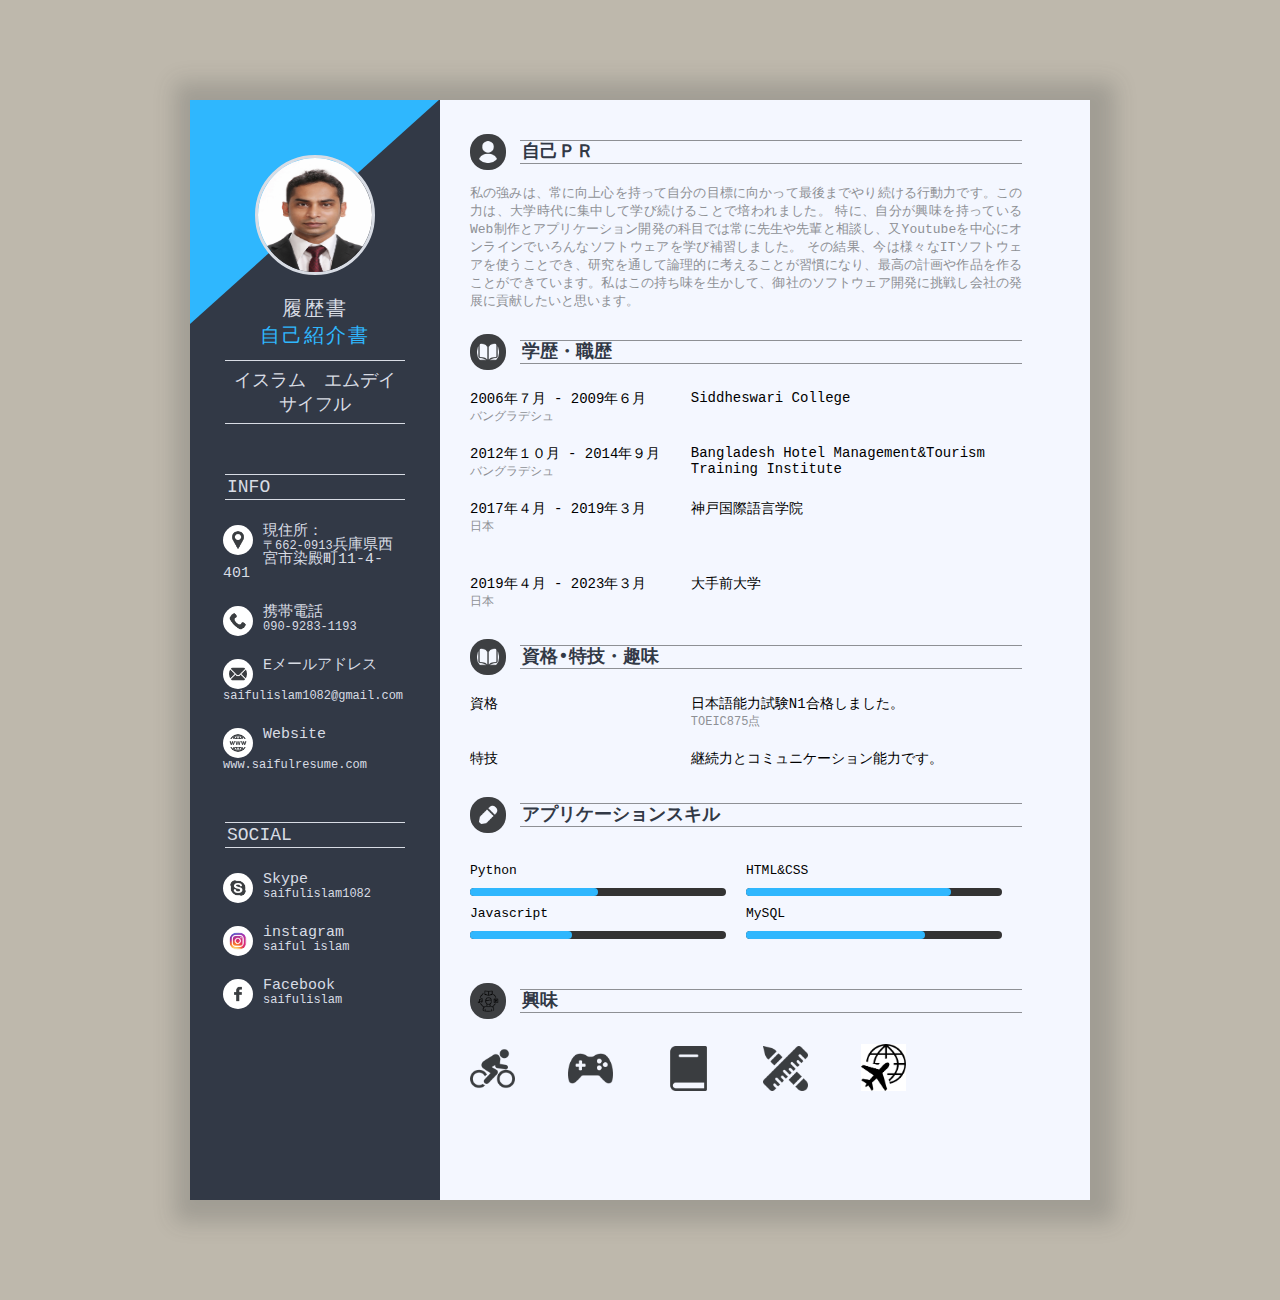
<file: resume/rirekishyo.html>
<!DOCTYPE html>
<html>
<head>
	<title></title>
	<link rel="stylesheet" type="text/css" href="css/style.css">

</head>
<body>

<div class="resume-box">
	
	<div class="left-section">
		<div class="profile">
		<img src="image/saiful.jpg" class="profile-img">
		<div class="blue-box"></div>
		</div>
		<h2 class="name">履歴書<br><span>自己紹介書</span></h2>
		<p class="n-p">イスラム　エムデイサイフル</p>


		<div class="info">
			<p class="heading">Info</p>
			<p class="p1"><span class="span1"><img src="image/location.png"></span>現住所：<span> <br>〒662-0913</span>兵庫県西宮市染殿町11-4-401</span></p>
			<p class="p1"><span class="span1"><img src="image/call.png"></span>携帯電話<span> <br>090-9283-1193</span></p>
			<p class="p1"><span class="span1"><img src="image/mail.png"></span>Eメールアドレス<span> <br>saifulislam1082@gmail.com</span></p>
			<p class="p1"><span class="span1"><img src="image/domain.png"></span>Website<span> <br>www.saifulresume.com</span></p>
		</div>

		<div class="info">
			<p class="heading">Social</p>
			<p class="p1"><span class="span1"><img src="image/skype.png"></span>Skype<span> <br>saifulislam1082</span></p>
			<p class="p1"><span class="span1"><img src="image/instagram.png"></span>instagram<span> <br>saiful islam</span></p>
			<p class="p1"><span class="span1"><img src="image/facebook.png"></span>Facebook<span> <br>saifulislam</span></p>
		</div>

	</div>

	<div class="right-section">
		<div class="right-heading">
			<img src="image/user.png">
			<p class="p2">自己ＰＲ</p>
		</div>
		<p class="p3">私の強みは、常に向上心を持って自分の目標に向かって最後までやり続ける行動力です。この力は、大学時代に集中して学び続けることで培われました。
			特に、自分が興味を持っているWeb制作とアプリケーション開発の科目では常に先生や先輩と相談し、又Youtubeを中心にオンラインでいろんなソフトウェアを学び補習しました。
			その結果、今は様々なITソフトウェアを使うことでき、研究を通して論理的に考えることが習慣になり、最高の計画や作品を作ることができています。私はこの持ち味を生かして、御社のソフトウェア開発に挑戦し会社の発展に貢献したいと思います。</p>

		<div class="clearfix"></div>
		<br><br>
		<div class="right-heading">
			<img src="image/edu.png">
			<p class="p2">学歴・職歴</p>
		</div>
		<div class="clearfix"></div>
		<div class="lr-box">
		<div class="left">
			<p class="p4">2006年７月 - 2009年６月</p>
			<p class="p5">バングラデシュ</p>
		</div>

		<div class="right">
			<p class="p4">Siddheswari College</p>
		</div>
		<div class="clearfix"></div>
		</div>

		<div class="lr-box">
		<div class="left">
			<p class="p4">2012年１０月 - 2014年９月</p>
			<p class="p5">バングラデシュ</p>
		</div>

		<div class="right">
			<p class="p4">Bangladesh Hotel Management&Tourism Training Institute</p>
			
		</div>
		<div class="clearfix"></div>
		</div>

		<div class="lr-box">
		<div class="left">
			<p class="p4">2017年４月 - 2019年３月</p>
			<p class="p5">日本</p>
		</div>

		<div class="right">
			<p class="p4">神戸国際語言学院</p>
		</div>
		<div class="clearfix"></div>
		</div>
		<div class="clearfix"></div>
		<div class="lr-box">
		<div class="left">
			<p class="p4">2019年４月 - 2023年３月</p>
			<p class="p5">日本</p>
		</div>

		<div class="right">
			<p class="p4">大手前大学</p>
		</div>
		<div class="clearfix"></div>
		</div>


		<br>
		<div class="right-heading">
			<img src="image/edu.png">
			<p class="p2">資格•特技・趣味</p>
		</div>
		<div class="clearfix"></div>
		<div class="lr-box">
		<div class="left">
			<p class="p4">資格</p>
		</div>

		<div class="right">
			<p class="p4">日本語能力試験N1合格しました。</p>
			<p class="p5">TOEIC875点</p>
		</div>
		<div class="clearfix"></div>
		</div>

		<div class="lr-box">
		<div class="left">
			<p class="p4">特技</p>
		</div>

		<div class="right">
			<p class="p4">継続力とコミュニケーション能力です。</p>
		</div>
		<div class="clearfix"></div>
		</div>

		<br>
		<div class="right-heading">
			<img src="image/pencil.png">
			<p class="p2">アプリケーションスキル</p>
		</div>
		<div class="clearfix"></div>
		<div class="s-box">
			<p class="p6">Python</p>
			<div id="progress"></div>
			<p class="p6">Javascript</p>
			<div id="progress1"></div>
			
		</div>
		<div class="s-box">
			<p class="p6">HTML&CSS</p>
			<div id="progress2"></div>
			<p class="p6">MySQL</p>
			<div id="progress3"></div>
		</div>


		<div class="clearfix"></div>
		<br><br>
		<div class="right-heading">
			<img src="image/hobbies.png">
			<p class="p2">興味</p>
		</div>
		<div class="clearfix"></div>
		<img src="image/bicycle.png" class="h-img">
		<img src="image/games.png" class="h-img">
		<img src="image/book.png" class="h-img">
		<img src="image/design.png" class="h-img">
		<img src="image/tour.png" class="h-img">
		

	</div>

		<div class="clearfix"></div>
	
	

</div>



</body>
</html>
</file>
<file: resume/css/style.css>
:root{
	--bgcolor:#beb8ac;
	--blue:#2fb7fe;
	--black:#323946;
	--white:#f4f7ff;
	--gray:#d8dce4;
	--lightgray:#8e9095;
}
*{
	margin: 0px;
	padding: 0px;
	box-sizing: border-box;
	font-family: monospace;
}
body{
	background: var(--bgcolor);
}
.clearfix{
	clear: both;
}
.resume-box{
	width: 900px;
	height: 1100px;
	margin: 100px auto;
	background: var(--white);
	box-shadow: 5px 2px 20px 20px #3d3f4238;
}
.left-section{
	background: var(--black);
	width: 250px;
	height: 1100px;
	float: left;
}
.profile{
	overflow: hidden;
	position: relative;
}
.blue-box{
    width: 257px;
    height: 407px;
    background: var(--blue);
    margin-left: -100px;
    transform: rotateZ(48deg);
    margin-top: -178px;
    
}
.profile-img{
	    position: absolute;
    z-index: 9;
    width: 120px;
    height: 120px;
    transform: translate(-50%, -50%);
    left: 50%;
    top: 50%;
    border-radius: 50%;
    border: 3px solid var(--gray);
}
.name{
    color: var(--gray);
    text-align: center;
    margin-top: -34px;
    font-size: 20px;
    letter-spacing: 2px;
    font-weight: 400;
    text-transform: uppercase;
}
.name span{
	color: var(--blue);
}
.n-p{
	width: 180px;
    margin: 0 auto;
    text-align: center;
    font-size: 18px;
    padding: 7px;
    border-bottom: 1px solid var(--gray);
    border-top: 1px solid var(--gray);
    color: var(--gray);
    margin-top: 11px;
    text-transform: uppercase;
}
.info{
	margin-top: 50px;
}
.heading{
	width: 180px;
    margin: 0 auto;
    padding: 2px;
    border-bottom: 1px solid var(--gray);
    border-top: 1px solid var(--gray);
    color: var(--gray);
    margin-top: 11px;
    text-transform: uppercase;
    font-size: 18px;
}
.p1{
	color: var(--gray);
	width: 184px;
	margin: 0 auto;
	margin-top: 25px;
	font-size: 15px;
    line-height: 14px;
}
.p1 span{
	font-size: 12px;
}
.span1 img{
	background: white;
    width: 30px;
    padding: 6px;
    border-radius: 16px;
    float: left;
    margin-right: 10px;
}
.right-section{
	padding: 40px 30px;
    background: var(--white);
    width: 68%;
    float: left;
    height: 1000px;
}
.right-heading img{
	background: #3d3f42;
    width: 36px;
    padding: 7px;
    border-radius: 17px;
    float: left;
    display: inline-block;
    margin-top: -6px;
}
.p2{
    margin: 0 auto;
    padding: 2px;
    border-bottom: 1px solid var(--lightgray);
    border-top: 1px solid var(--lightgray);
    color: var(--black);
    text-transform: uppercase;
    font-size: 18px;
    font-weight: bolder;
    margin-left: 50px;
    line-height: 18px;
}
.p3{
	margin-top: 20px;
	color: var(--lightgray);
	text-align: justify;
	word-spacing: -4px;
}
.left{
	width: 40%;
	float: left;
}
.right{
	width: 60%;
	float: left;
}
.lr-box{
	margin-top: 20px;
	margin-bottom: 20px;
}
.p4{
	font-size: 14px;
	font-weight: 520;
}
.p5{
	font-size: 12px;
	color: var(--lightgray);
}
.s-box{
	width: 50%;
    float: left;
    padding: 20px 20px 20px 0px;
}
#progress {
    background: #333;
    border-radius: 13px;
    height: 8px;
    width: 100%;
}

#progress:after {
    content: '';
    display: block;
    background: var(--blue);
    width: 50%;
    height: 100%;
    border-radius: 9px;
}
#progress1 {
    background: #333;
    border-radius: 13px;
    height: 8px;
    width: 100%;
}

#progress1:after {
    content: '';
    display: block;
    background: var(--blue);
    width: 40%;
    height: 100%;
    border-radius: 9px;
}
#progress2 {
    background: #333;
    border-radius: 13px;
    height: 8px;
    width: 100%;
}

#progress2:after {
    content: '';
    display: block;
    background: var(--blue);
    width: 80%;
    height: 100%;
    border-radius: 9px;
}

#progress3 {
    background: #333;
    border-radius: 13px;
    height: 8px;
    width: 100%;
}

#progress3:after {
    content: '';
    display: block;
    background: var(--blue);
    width: 70%;
    height: 100%;
    border-radius: 9px;
}
.p6{
	margin-top: 10px;
	margin-bottom: 10px;
}
.h-img{
	margin-top: 25px;
    width: 45px;
    margin-right: 45px;
}
</file>
